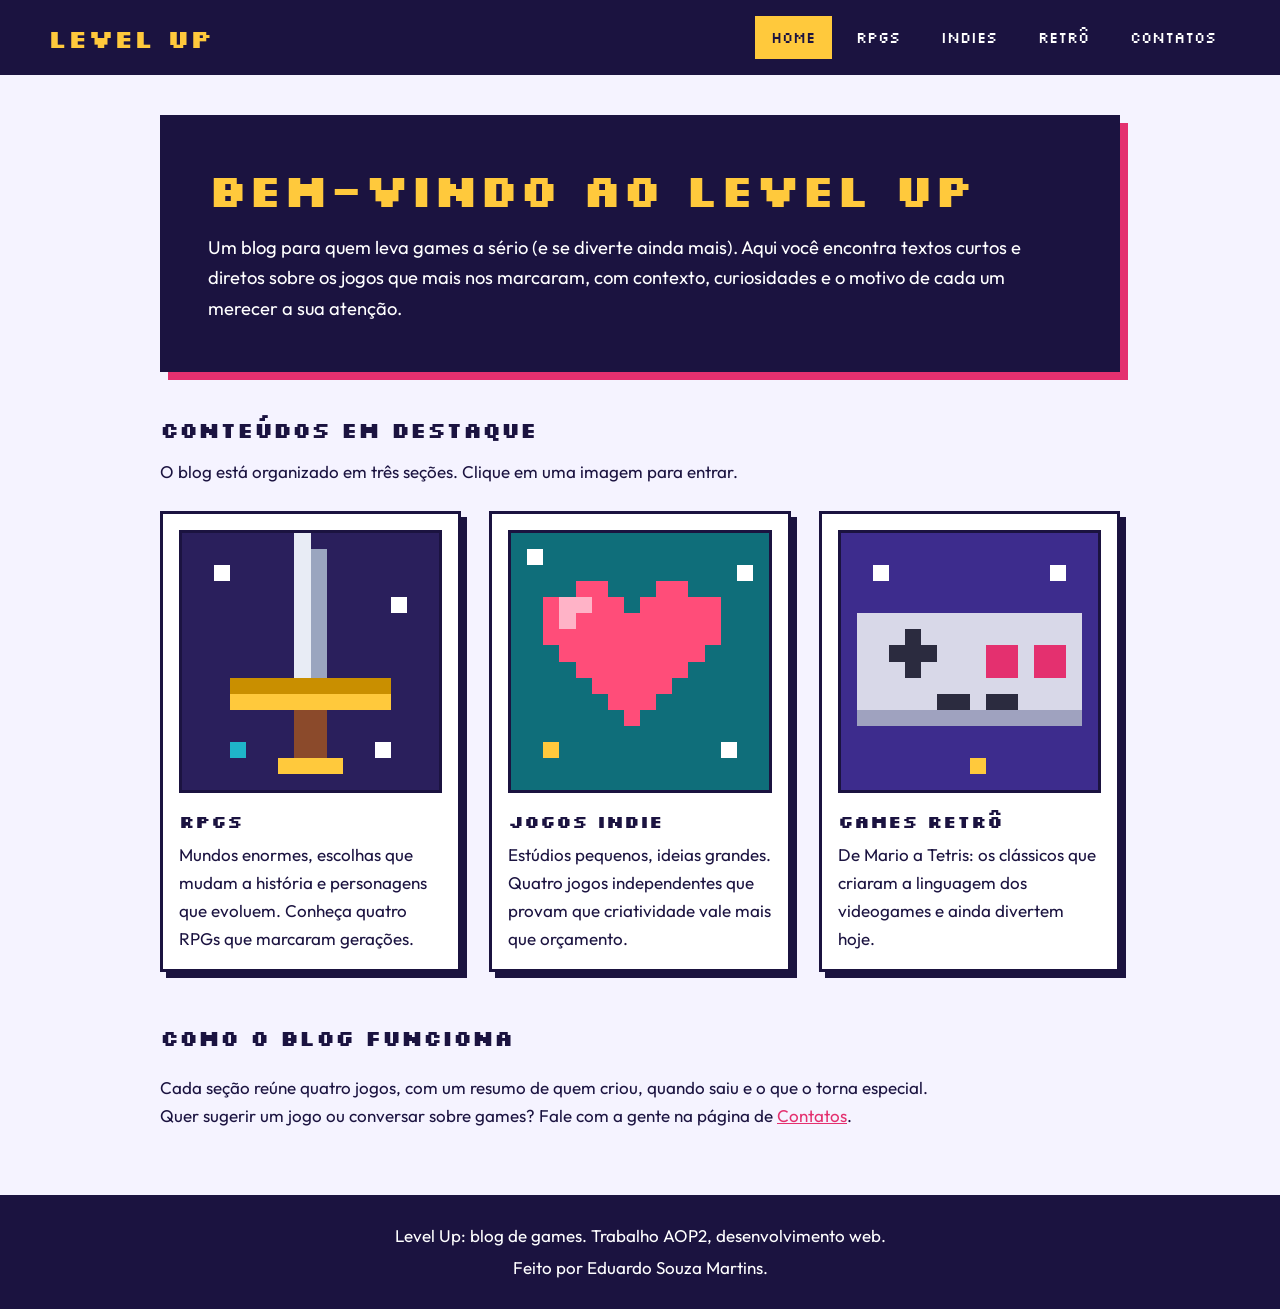
<file: index.html>
<!DOCTYPE html>
<html lang="pt-BR">
<head>
<meta charset="UTF-8">
<meta name="viewport" content="width=device-width, initial-scale=1">
<title>Home | Level Up</title>
<meta name="description" content="Level Up: blog sobre games com análises de RPGs, jogos indie e clássicos retrô.">
<link rel="preconnect" href="https://fonts.googleapis.com">
<link rel="preconnect" href="https://fonts.gstatic.com" crossorigin>
<link href="https://fonts.googleapis.com/css2?family=Outfit:wght@400;600&family=Silkscreen:wght@400;700&display=swap" rel="stylesheet">
<link rel="stylesheet" href="style.css">
</head>
<body>
<header class="topo">
  <a class="logo" href="index.html">Level Up</a>
  <nav aria-label="Menu principal"><ul><li><a href="index.html" aria-current="page">Home</a></li><li><a href="rpg.html">RPGs</a></li><li><a href="indie.html">Indies</a></li><li><a href="retro.html">Retrô</a></li><li><a href="contatos.html">Contatos</a></li></ul></nav>
</header>
<main>
<section class="hero">
  <h1>Bem-vindo ao Level Up</h1>
  <p>Um blog para quem leva games a sério (e se diverte ainda mais). Aqui você encontra textos curtos e diretos sobre os jogos que mais nos marcaram, com contexto, curiosidades e o motivo de cada um merecer a sua atenção.</p>
</section>
<section class="destaques">
  <h2>Conteúdos em destaque</h2>
  <p class="lead">O blog está organizado em três seções. Clique em uma imagem para entrar.</p>
  <div class="grade"><article class="card"><a href="rpg.html"><img src="images/rpg.svg" alt="Espada de pixel art em fundo roxo" width="320" height="320"></a><h3><a href="rpg.html">RPGs</a></h3><p>Mundos enormes, escolhas que mudam a história e personagens que evoluem. Conheça quatro RPGs que marcaram gerações.</p></article><article class="card"><a href="indie.html"><img src="images/indie.svg" alt="Coração de pixel art em fundo verde-azulado" width="320" height="320"></a><h3><a href="indie.html">Jogos Indie</a></h3><p>Estúdios pequenos, ideias grandes. Quatro jogos independentes que provam que criatividade vale mais que orçamento.</p></article><article class="card"><a href="retro.html"><img src="images/retro.svg" alt="Controle de videogame de pixel art em fundo roxo" width="320" height="320"></a><h3><a href="retro.html">Games Retrô</a></h3><p>De Mario a Tetris: os clássicos que criaram a linguagem dos videogames e ainda divertem hoje.</p></article></div>
</section>
<section class="sobre">
  <h2>Como o blog funciona</h2>
  <p>Cada seção reúne quatro jogos, com um resumo de quem criou, quando saiu e o que o torna especial. Quer sugerir um jogo ou conversar sobre games? Fale com a gente na página de <a href="contatos.html">Contatos</a>.</p>
</section>
</main>
<footer class="rodape">
  <p>Level Up: blog de games. Trabalho AOP2, desenvolvimento web.</p>
  <p>Feito por Eduardo Souza Martins.</p>
</footer>
</body>
</html>
</file>
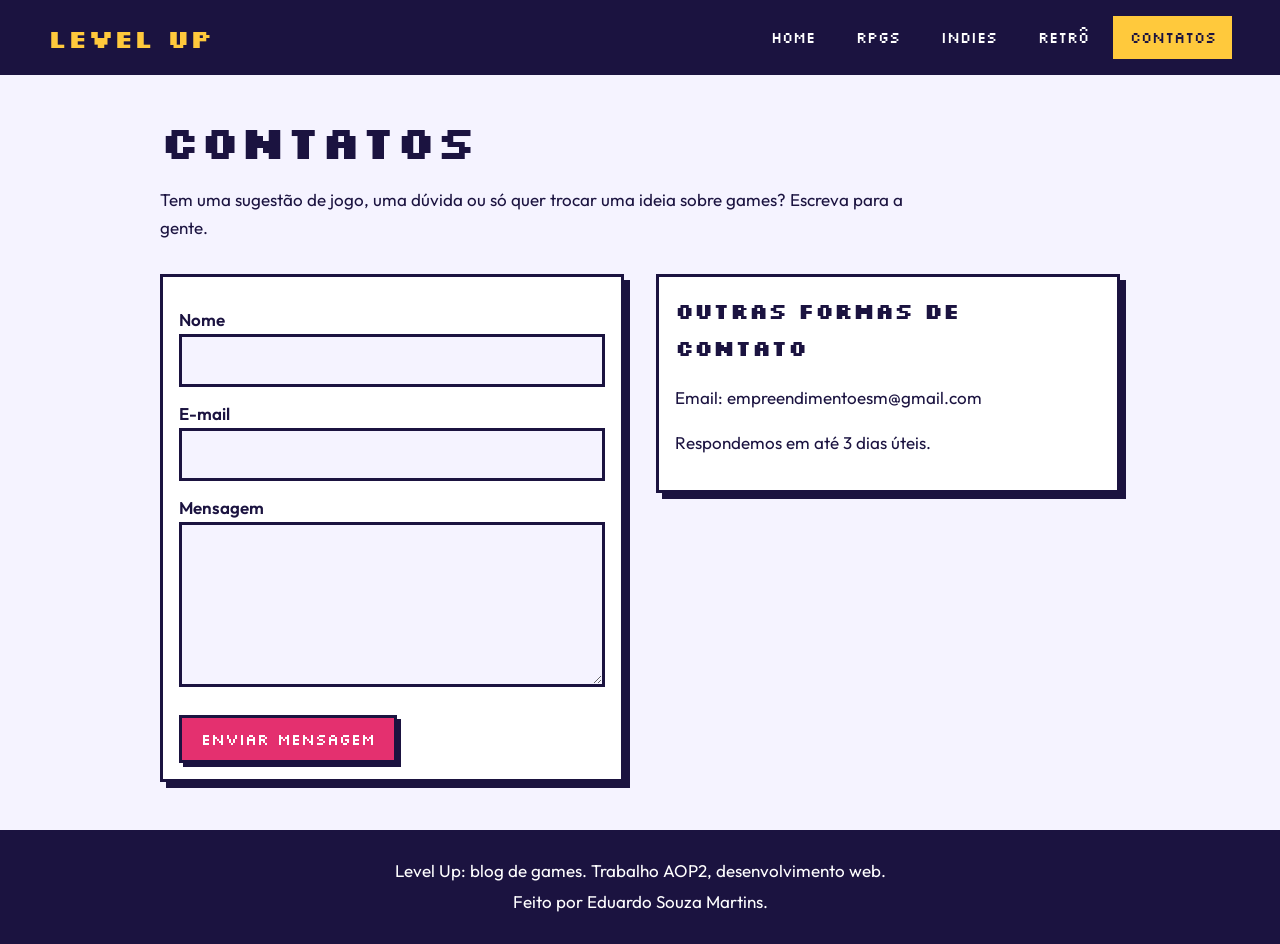
<file: contatos.html>
<!DOCTYPE html>
<html lang="pt-BR">
<head>
<meta charset="UTF-8">
<meta name="viewport" content="width=device-width, initial-scale=1">
<title>Contatos | Level Up</title>
<meta name="description" content="Level Up: blog sobre games com análises de RPGs, jogos indie e clássicos retrô.">
<link rel="preconnect" href="https://fonts.googleapis.com">
<link rel="preconnect" href="https://fonts.gstatic.com" crossorigin>
<link href="https://fonts.googleapis.com/css2?family=Outfit:wght@400;600&family=Silkscreen:wght@400;700&display=swap" rel="stylesheet">
<link rel="stylesheet" href="style.css">
</head>
<body>
<header class="topo">
  <a class="logo" href="index.html">Level Up</a>
  <nav aria-label="Menu principal"><ul><li><a href="index.html">Home</a></li><li><a href="rpg.html">RPGs</a></li><li><a href="indie.html">Indies</a></li><li><a href="retro.html">Retrô</a></li><li><a href="contatos.html" aria-current="page">Contatos</a></li></ul></nav>
</header>
<main>
<section class="intro"><h1>Contatos</h1>
<p>Tem uma sugestão de jogo, uma dúvida ou só quer trocar uma ideia sobre games? Escreva para a gente.</p></section>
<section class="contato">
  <form id="form" class="caixa">
    <label for="nome">Nome</label>
    <input id="nome" name="nome" type="text" required>
    <label for="email">E-mail</label>
    <input id="email" name="email" type="email" required>
    <label for="msg">Mensagem</label>
    <textarea id="msg" name="msg" rows="5" required></textarea>
    <button type="submit">Enviar mensagem</button>
    <p id="ok" role="status" hidden>Mensagem recebida! Obrigado pelo contato.</p>
  </form>
  <aside class="caixa">
    <h2>Outras formas de contato</h2>
    <p>Email: empreendimentoesm@gmail.com</p>
    <p>Respondemos em até 3 dias úteis.</p>
  </aside>
</section>
<script>
document.getElementById('form').addEventListener('submit',function(e){e.preventDefault();this.reset();document.getElementById('ok').hidden=false;});
</script>
</main>
<footer class="rodape">
  <p>Level Up: blog de games. Trabalho AOP2, desenvolvimento web.</p>
  <p>Feito por Eduardo Souza Martins.</p>
</footer>
</body>
</html>
</file>
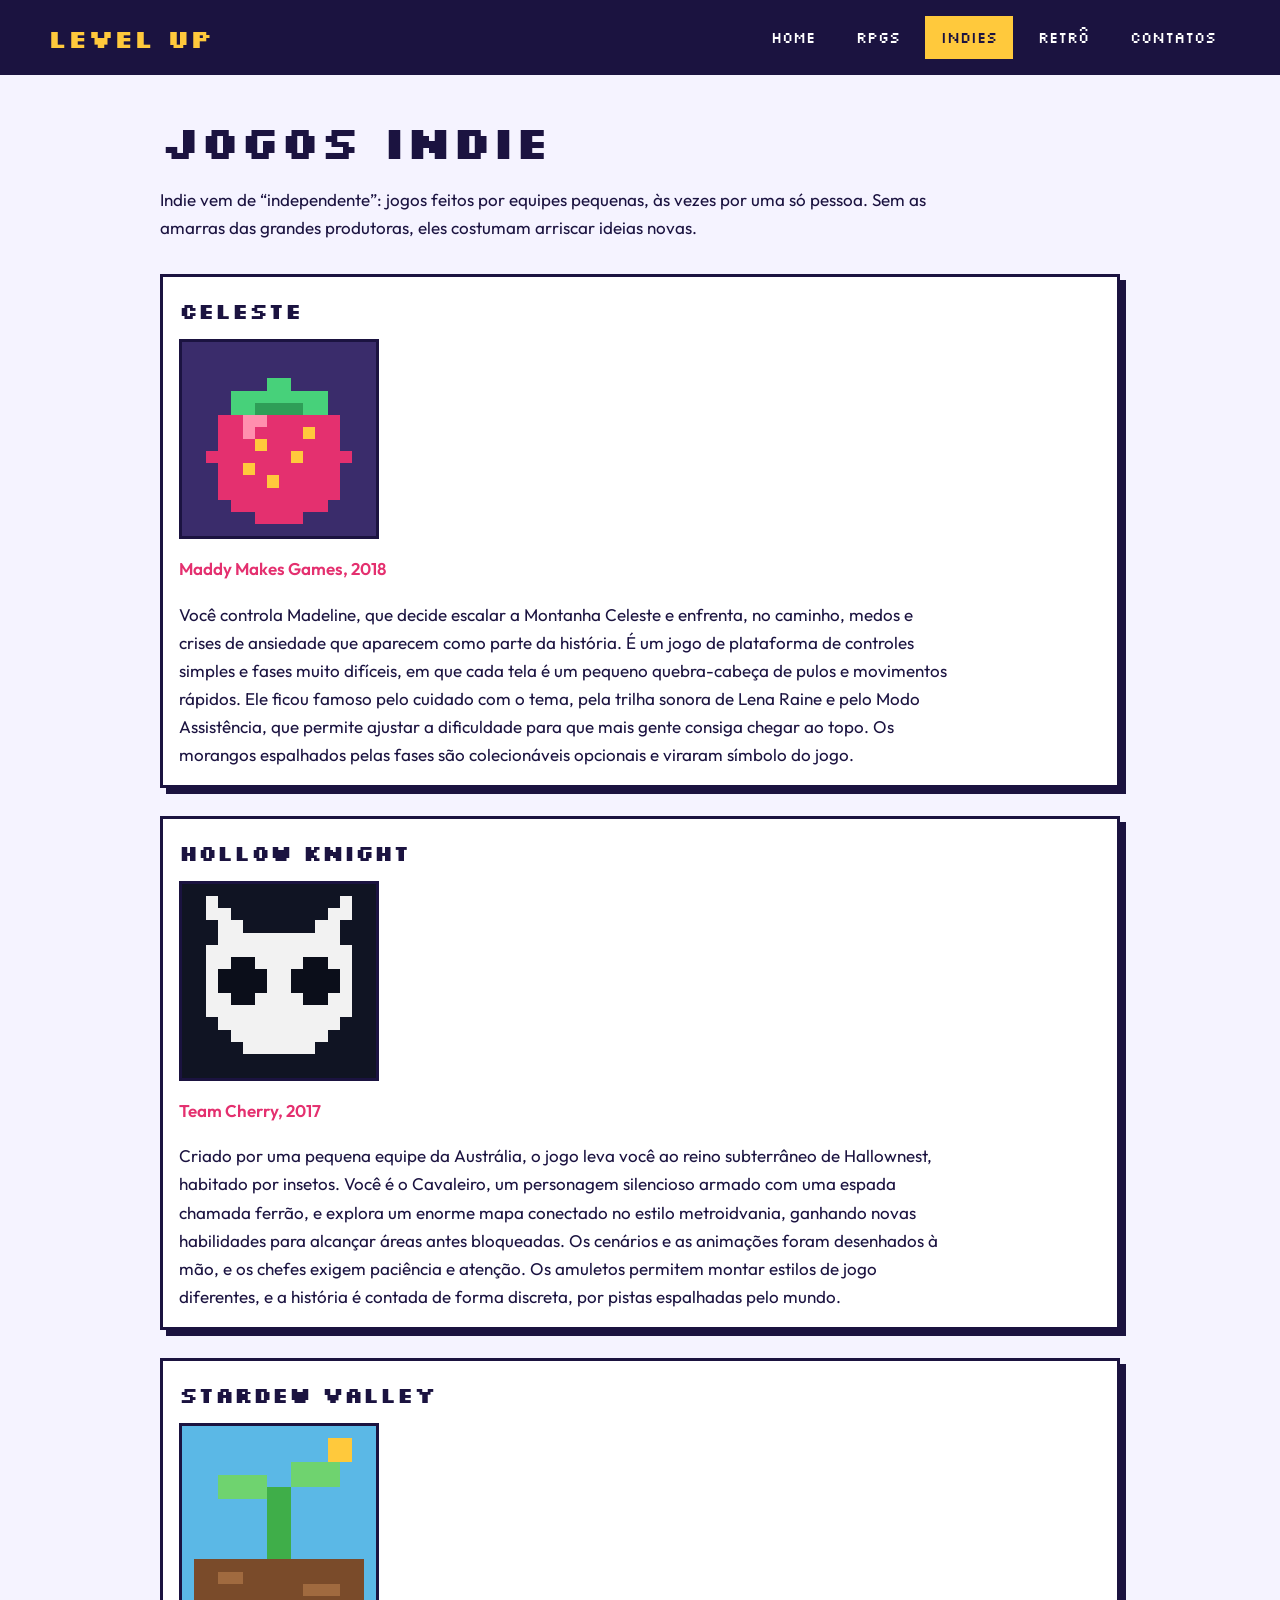
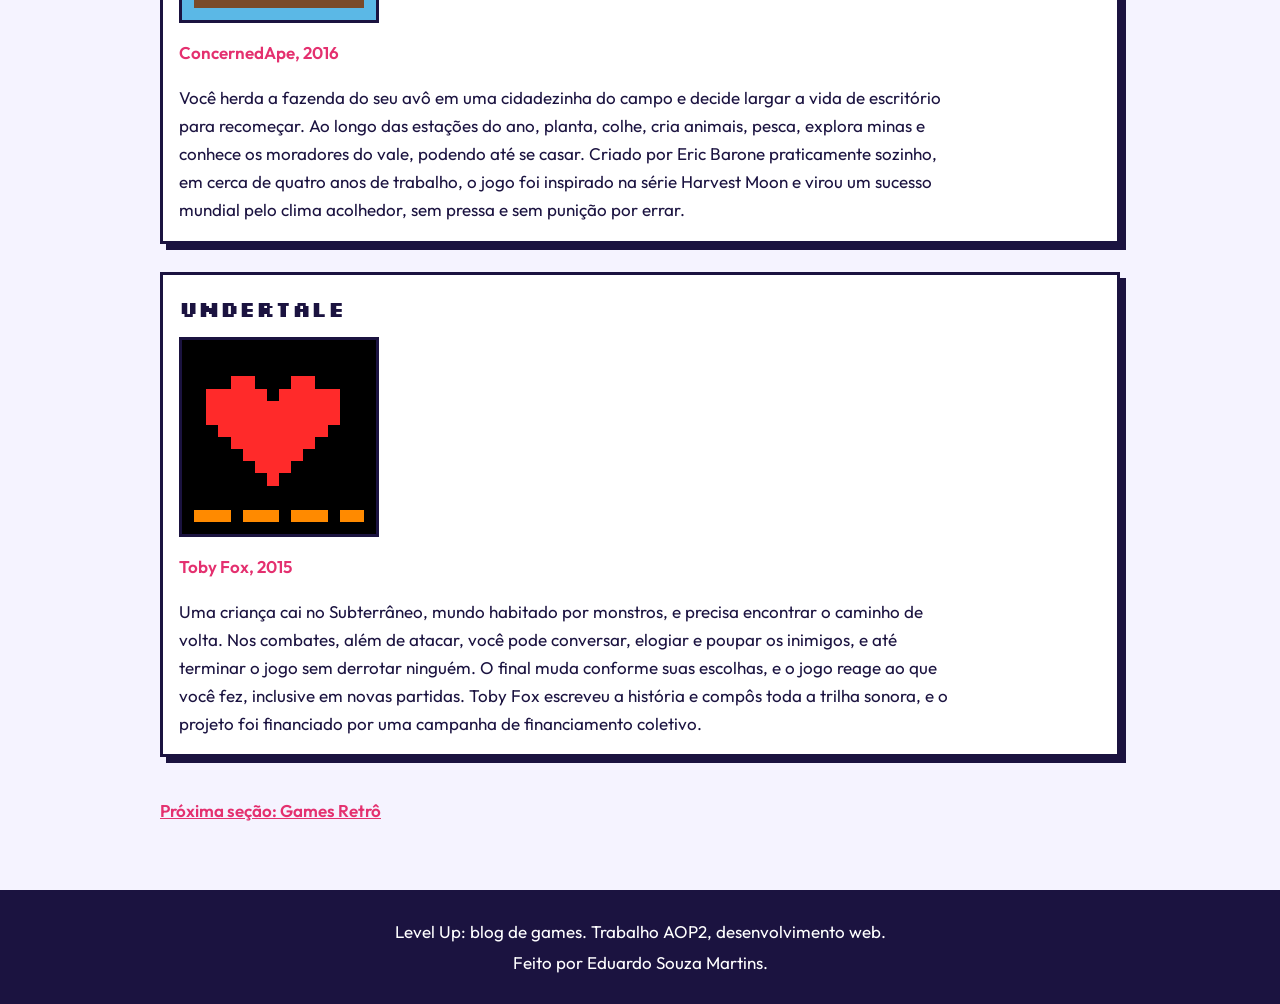
<file: indie.html>
<!DOCTYPE html>
<html lang="pt-BR">
<head>
<meta charset="UTF-8">
<meta name="viewport" content="width=device-width, initial-scale=1">
<title>Jogos Indie | Level Up</title>
<meta name="description" content="Level Up: blog sobre games com análises de RPGs, jogos indie e clássicos retrô.">
<link rel="preconnect" href="https://fonts.googleapis.com">
<link rel="preconnect" href="https://fonts.gstatic.com" crossorigin>
<link href="https://fonts.googleapis.com/css2?family=Outfit:wght@400;600&family=Silkscreen:wght@400;700&display=swap" rel="stylesheet">
<link rel="stylesheet" href="style.css">
</head>
<body>
<header class="topo">
  <a class="logo" href="index.html">Level Up</a>
  <nav aria-label="Menu principal"><ul><li><a href="index.html">Home</a></li><li><a href="rpg.html">RPGs</a></li><li><a href="indie.html" aria-current="page">Indies</a></li><li><a href="retro.html">Retrô</a></li><li><a href="contatos.html">Contatos</a></li></ul></nav>
</header>
<main>
<section class="intro"><h1>Jogos Indie</h1><p>Indie vem de “independente”: jogos feitos por equipes pequenas, às vezes por uma só pessoa. Sem as amarras das grandes produtoras, eles costumam arriscar ideias novas.</p></section>
<section class="jogo"><h2>Celeste</h2><figure><img src="images/celeste.svg" alt="Morango vermelho com folhas verdes em pixel art" width="200" height="200"></figure><p class="ficha">Maddy Makes Games, 2018</p><p>Você controla Madeline, que decide escalar a Montanha Celeste e enfrenta, no caminho, medos e crises de ansiedade que aparecem como parte da história. É um jogo de plataforma de controles simples e fases muito difíceis, em que cada tela é um pequeno quebra-cabeça de pulos e movimentos rápidos. Ele ficou famoso pelo cuidado com o tema, pela trilha sonora de Lena Raine e pelo Modo Assistência, que permite ajustar a dificuldade para que mais gente consiga chegar ao topo. Os morangos espalhados pelas fases são colecionáveis opcionais e viraram símbolo do jogo.</p></section><section class="jogo"><h2>Hollow Knight</h2><figure><img src="images/hollowknight.svg" alt="Máscara branca com chifres e olhos pretos em pixel art" width="200" height="200"></figure><p class="ficha">Team Cherry, 2017</p><p>Criado por uma pequena equipe da Austrália, o jogo leva você ao reino subterrâneo de Hallownest, habitado por insetos. Você é o Cavaleiro, um personagem silencioso armado com uma espada chamada ferrão, e explora um enorme mapa conectado no estilo metroidvania, ganhando novas habilidades para alcançar áreas antes bloqueadas. Os cenários e as animações foram desenhados à mão, e os chefes exigem paciência e atenção. Os amuletos permitem montar estilos de jogo diferentes, e a história é contada de forma discreta, por pistas espalhadas pelo mundo.</p></section><section class="jogo"><h2>Stardew Valley</h2><figure><img src="images/stardew.svg" alt="Broto verde plantado na terra em pixel art" width="200" height="200"></figure><p class="ficha">ConcernedApe, 2016</p><p>Você herda a fazenda do seu avô em uma cidadezinha do campo e decide largar a vida de escritório para recomeçar. Ao longo das estações do ano, planta, colhe, cria animais, pesca, explora minas e conhece os moradores do vale, podendo até se casar. Criado por Eric Barone praticamente sozinho, em cerca de quatro anos de trabalho, o jogo foi inspirado na série Harvest Moon e virou um sucesso mundial pelo clima acolhedor, sem pressa e sem punição por errar.</p></section><section class="jogo"><h2>Undertale</h2><figure><img src="images/undertale.svg" alt="Coração vermelho sobre fundo preto em pixel art" width="200" height="200"></figure><p class="ficha">Toby Fox, 2015</p><p>Uma criança cai no Subterrâneo, mundo habitado por monstros, e precisa encontrar o caminho de volta. Nos combates, além de atacar, você pode conversar, elogiar e poupar os inimigos, e até terminar o jogo sem derrotar ninguém. O final muda conforme suas escolhas, e o jogo reage ao que você fez, inclusive em novas partidas. Toby Fox escreveu a história e compôs toda a trilha sonora, e o projeto foi financiado por uma campanha de financiamento coletivo.</p></section>
<p class="proximo"><a href="retro.html">Próxima seção: Games Retrô</a></p>
</main>
<footer class="rodape">
  <p>Level Up: blog de games. Trabalho AOP2, desenvolvimento web.</p>
  <p>Feito por Eduardo Souza Martins.</p>
</footer>
</body>
</html>
</file>
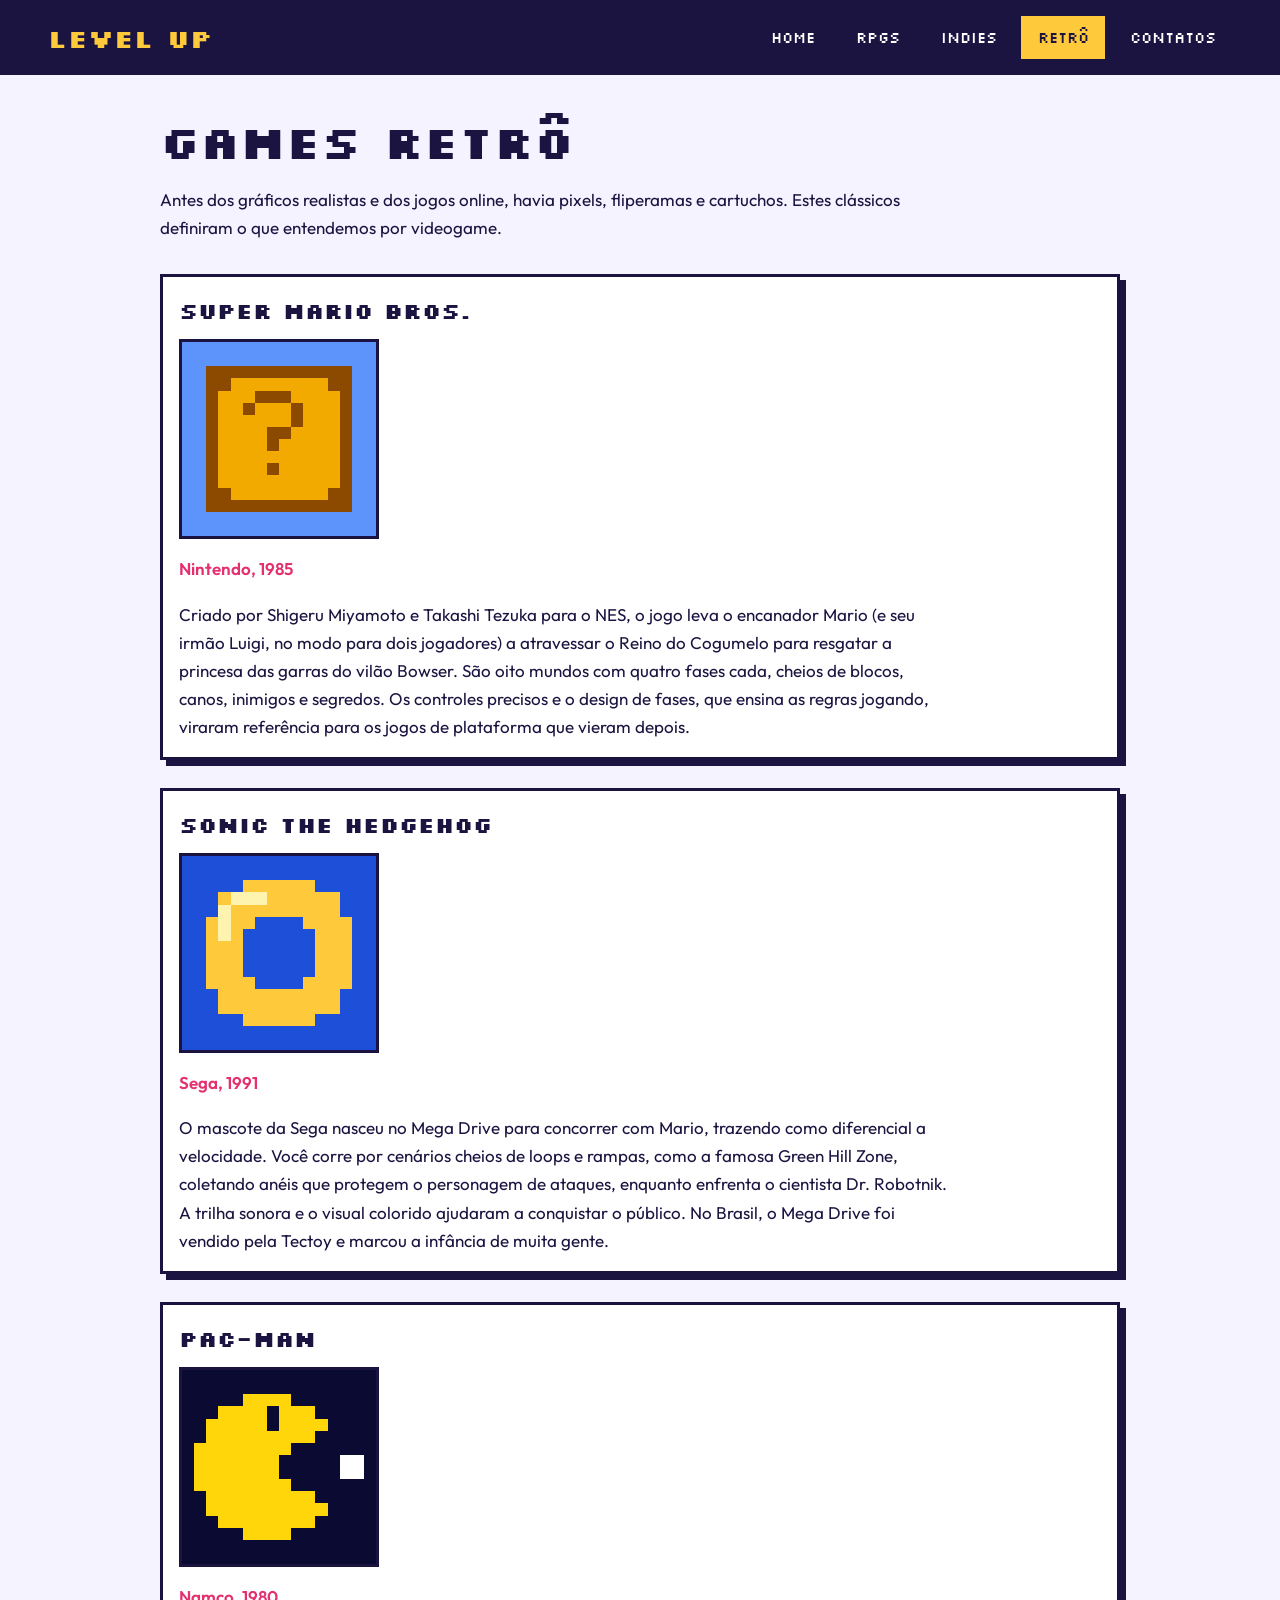
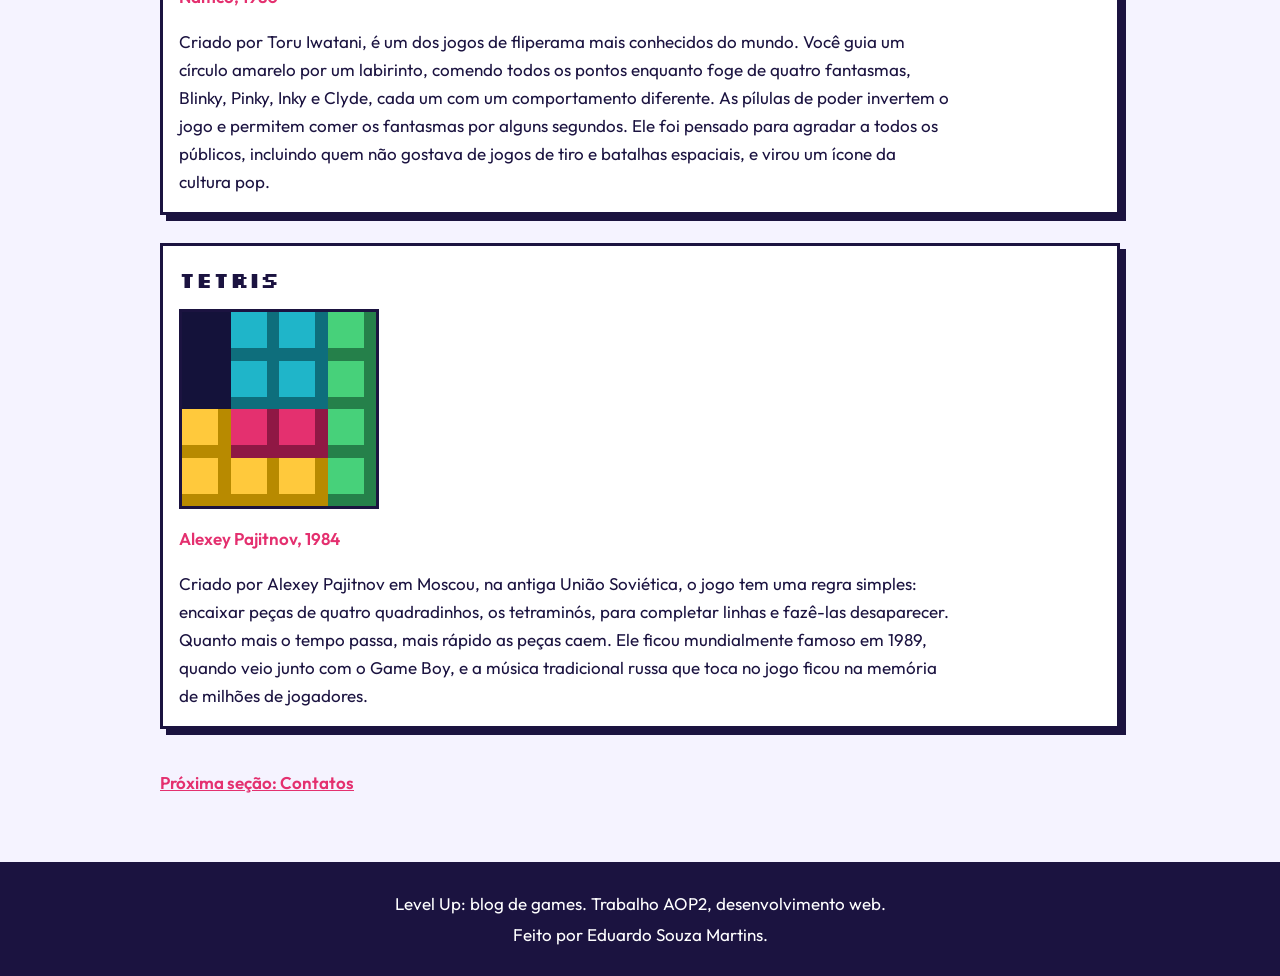
<file: retro.html>
<!DOCTYPE html>
<html lang="pt-BR">
<head>
<meta charset="UTF-8">
<meta name="viewport" content="width=device-width, initial-scale=1">
<title>Games Retrô | Level Up</title>
<meta name="description" content="Level Up: blog sobre games com análises de RPGs, jogos indie e clássicos retrô.">
<link rel="preconnect" href="https://fonts.googleapis.com">
<link rel="preconnect" href="https://fonts.gstatic.com" crossorigin>
<link href="https://fonts.googleapis.com/css2?family=Outfit:wght@400;600&family=Silkscreen:wght@400;700&display=swap" rel="stylesheet">
<link rel="stylesheet" href="style.css">
</head>
<body>
<header class="topo">
  <a class="logo" href="index.html">Level Up</a>
  <nav aria-label="Menu principal"><ul><li><a href="index.html">Home</a></li><li><a href="rpg.html">RPGs</a></li><li><a href="indie.html">Indies</a></li><li><a href="retro.html" aria-current="page">Retrô</a></li><li><a href="contatos.html">Contatos</a></li></ul></nav>
</header>
<main>
<section class="intro"><h1>Games Retrô</h1><p>Antes dos gráficos realistas e dos jogos online, havia pixels, fliperamas e cartuchos. Estes clássicos definiram o que entendemos por videogame.</p></section>
<section class="jogo"><h2>Super Mario Bros.</h2><figure><img src="images/mario.svg" alt="Bloco amarelo com ponto de interrogação em pixel art" width="200" height="200"></figure><p class="ficha">Nintendo, 1985</p><p>Criado por Shigeru Miyamoto e Takashi Tezuka para o NES, o jogo leva o encanador Mario (e seu irmão Luigi, no modo para dois jogadores) a atravessar o Reino do Cogumelo para resgatar a princesa das garras do vilão Bowser. São oito mundos com quatro fases cada, cheios de blocos, canos, inimigos e segredos. Os controles precisos e o design de fases, que ensina as regras jogando, viraram referência para os jogos de plataforma que vieram depois.</p></section><section class="jogo"><h2>Sonic the Hedgehog</h2><figure><img src="images/sonic.svg" alt="Anel dourado sobre fundo azul em pixel art" width="200" height="200"></figure><p class="ficha">Sega, 1991</p><p>O mascote da Sega nasceu no Mega Drive para concorrer com Mario, trazendo como diferencial a velocidade. Você corre por cenários cheios de loops e rampas, como a famosa Green Hill Zone, coletando anéis que protegem o personagem de ataques, enquanto enfrenta o cientista Dr. Robotnik. A trilha sonora e o visual colorido ajudaram a conquistar o público. No Brasil, o Mega Drive foi vendido pela Tectoy e marcou a infância de muita gente.</p></section><section class="jogo"><h2>Pac-Man</h2><figure><img src="images/pacman.svg" alt="Pac-Man amarelo com pontos em fundo escuro, em pixel art" width="200" height="200"></figure><p class="ficha">Namco, 1980</p><p>Criado por Toru Iwatani, é um dos jogos de fliperama mais conhecidos do mundo. Você guia um círculo amarelo por um labirinto, comendo todos os pontos enquanto foge de quatro fantasmas, Blinky, Pinky, Inky e Clyde, cada um com um comportamento diferente. As pílulas de poder invertem o jogo e permitem comer os fantasmas por alguns segundos. Ele foi pensado para agradar a todos os públicos, incluindo quem não gostava de jogos de tiro e batalhas espaciais, e virou um ícone da cultura pop.</p></section><section class="jogo"><h2>Tetris</h2><figure><img src="images/tetris.svg" alt="Blocos coloridos empilhados no estilo Tetris em pixel art" width="200" height="200"></figure><p class="ficha">Alexey Pajitnov, 1984</p><p>Criado por Alexey Pajitnov em Moscou, na antiga União Soviética, o jogo tem uma regra simples: encaixar peças de quatro quadradinhos, os tetraminós, para completar linhas e fazê-las desaparecer. Quanto mais o tempo passa, mais rápido as peças caem. Ele ficou mundialmente famoso em 1989, quando veio junto com o Game Boy, e a música tradicional russa que toca no jogo ficou na memória de milhões de jogadores.</p></section>
<p class="proximo"><a href="contatos.html">Próxima seção: Contatos</a></p>
</main>
<footer class="rodape">
  <p>Level Up: blog de games. Trabalho AOP2, desenvolvimento web.</p>
  <p>Feito por Eduardo Souza Martins.</p>
</footer>
</body>
</html>
</file>
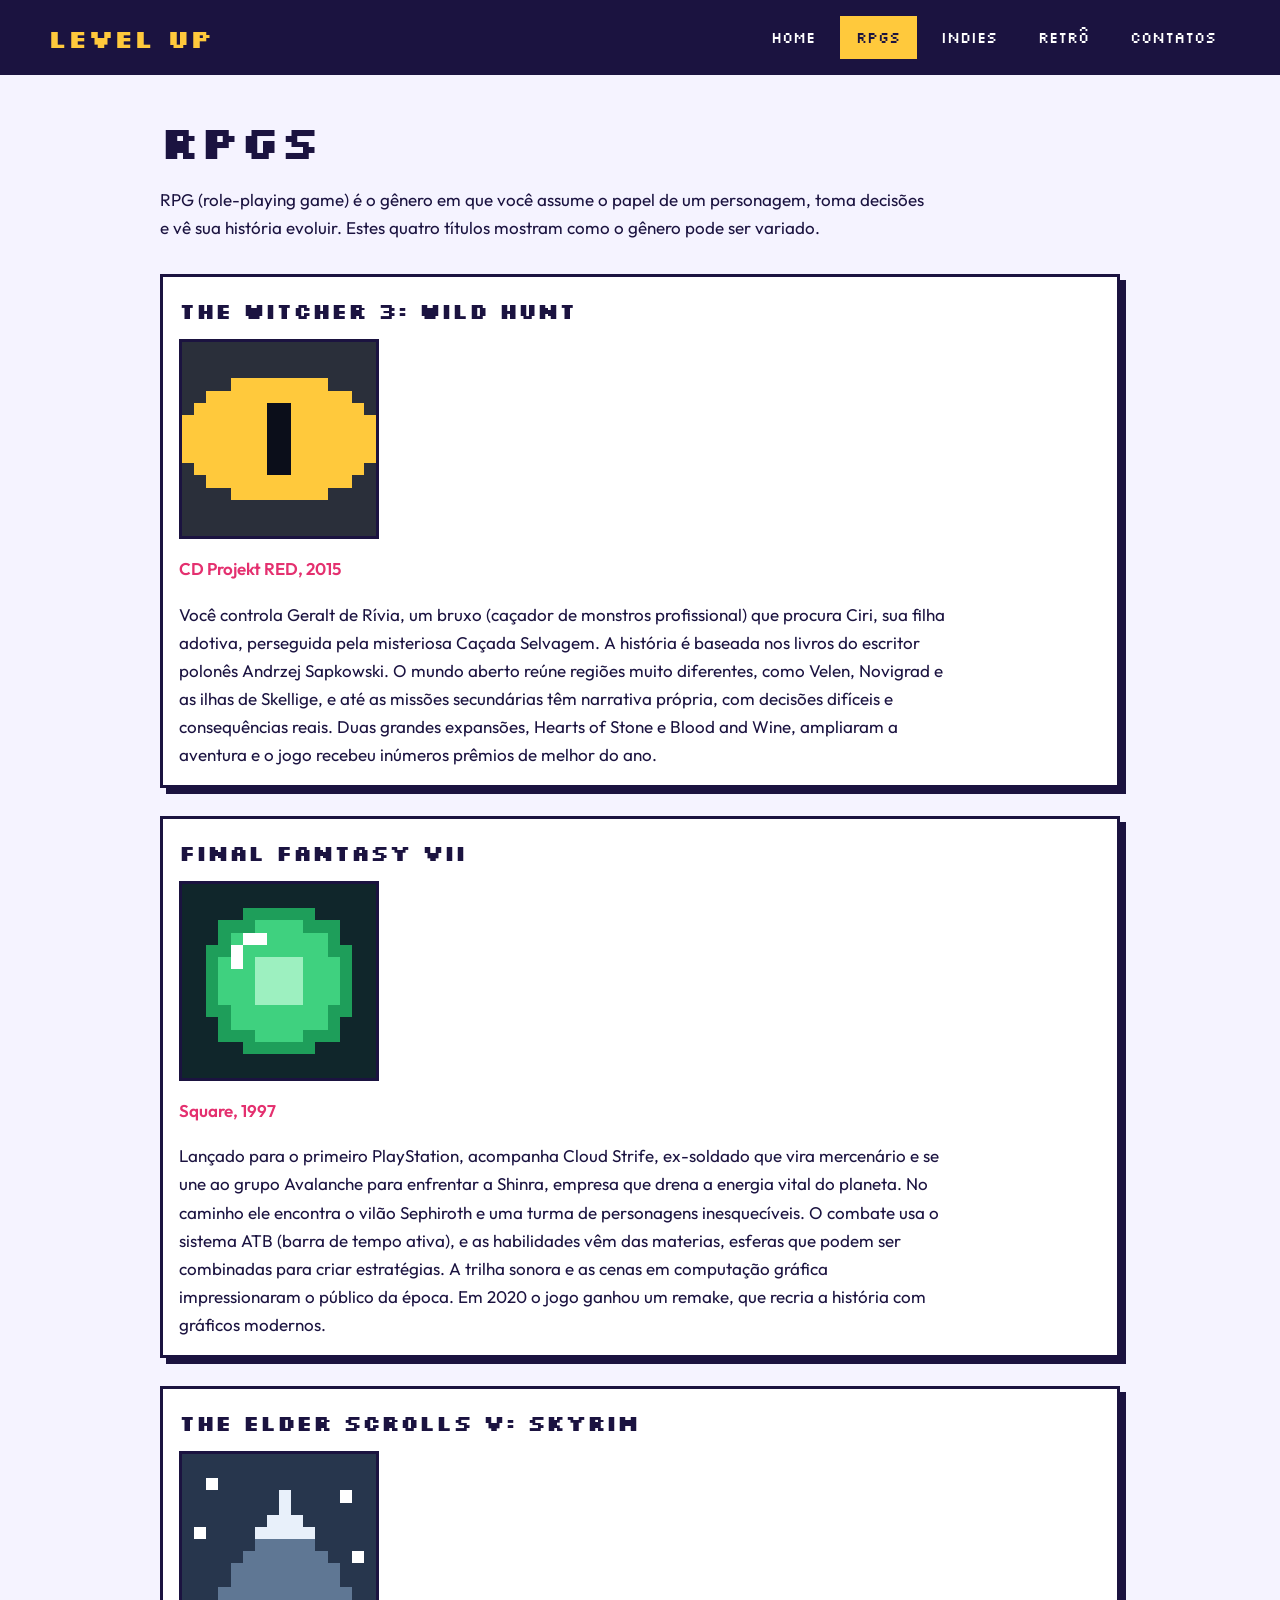
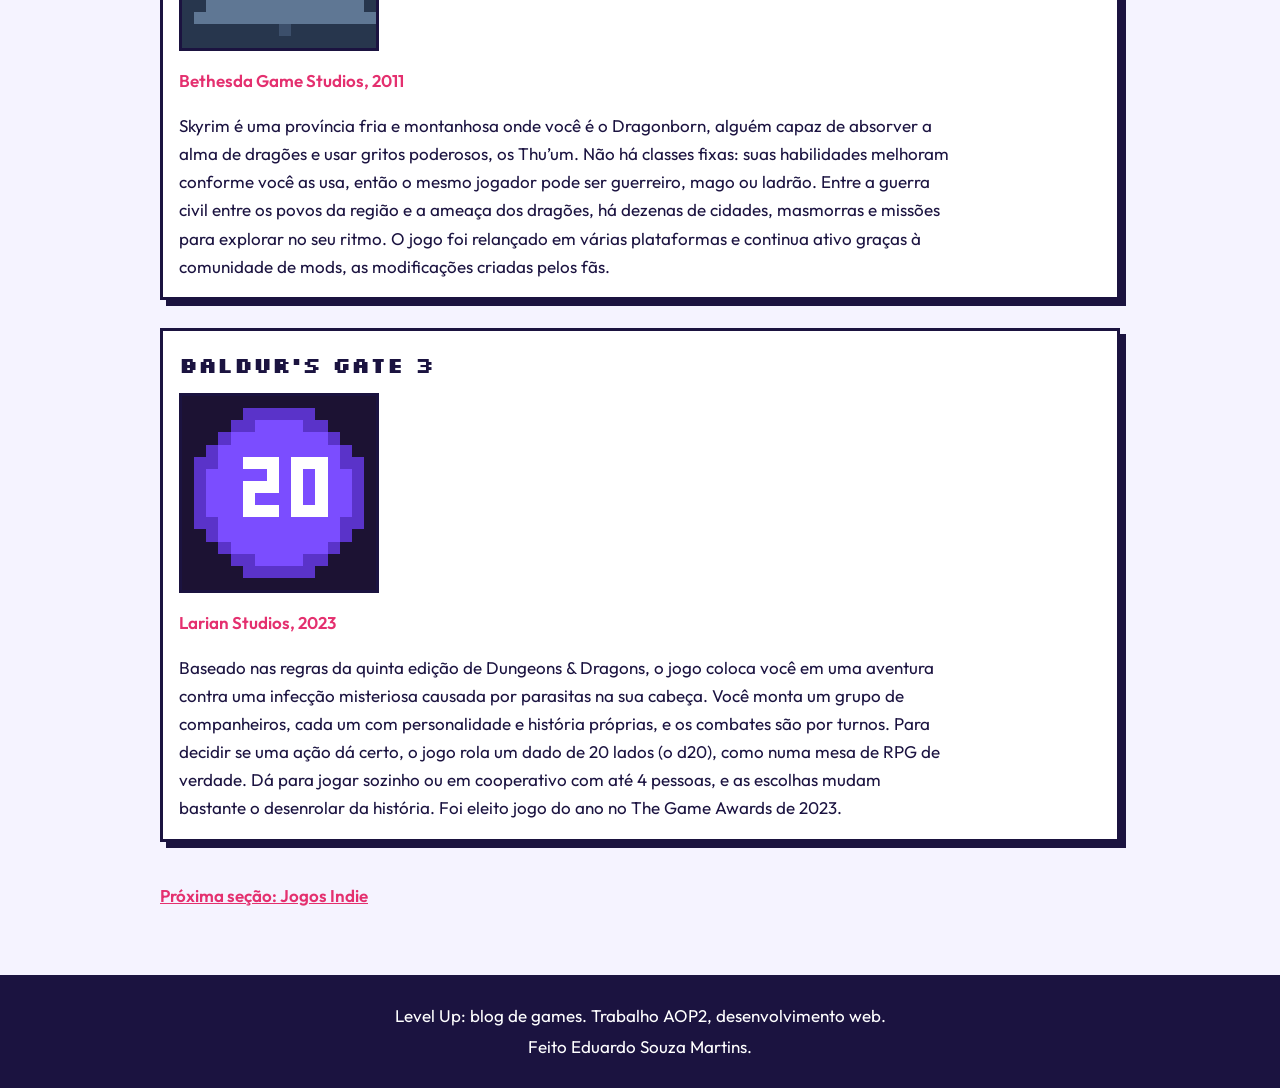
<file: rpg.html>
<!DOCTYPE html>
<html lang="pt-BR">
<head>
<meta charset="UTF-8">
<meta name="viewport" content="width=device-width, initial-scale=1">
<title>RPGs | Level Up</title>
<meta name="description" content="Level Up: blog sobre games com análises de RPGs, jogos indie e clássicos retrô.">
<link rel="preconnect" href="https://fonts.googleapis.com">
<link rel="preconnect" href="https://fonts.gstatic.com" crossorigin>
<link href="https://fonts.googleapis.com/css2?family=Outfit:wght@400;600&family=Silkscreen:wght@400;700&display=swap" rel="stylesheet">
<link rel="stylesheet" href="style.css">
</head>
<body>
<header class="topo">
  <a class="logo" href="index.html">Level Up</a>
  <nav aria-label="Menu principal"><ul><li><a href="index.html">Home</a></li><li><a href="rpg.html" aria-current="page">RPGs</a></li><li><a href="indie.html">Indies</a></li><li><a href="retro.html">Retrô</a></li><li><a href="contatos.html">Contatos</a></li></ul></nav>
</header>
<main>
<section class="intro"><h1>RPGs</h1><p>RPG (role-playing game) é o gênero em que você assume o papel de um personagem, toma decisões e vê sua história evoluir. Estes quatro títulos mostram como o gênero pode ser variado.</p></section>
<section class="jogo"><h2>The Witcher 3: Wild Hunt</h2><figure><img src="images/witcher3.svg" alt="Olho amarelo de pupila vertical, símbolo dos bruxos, em pixel art" width="200" height="200"></figure><p class="ficha">CD Projekt RED, 2015</p><p>Você controla Geralt de Rívia, um bruxo (caçador de monstros profissional) que procura Ciri, sua filha adotiva, perseguida pela misteriosa Caçada Selvagem. A história é baseada nos livros do escritor polonês Andrzej Sapkowski. O mundo aberto reúne regiões muito diferentes, como Velen, Novigrad e as ilhas de Skellige, e até as missões secundárias têm narrativa própria, com decisões difíceis e consequências reais. Duas grandes expansões, Hearts of Stone e Blood and Wine, ampliaram a aventura e o jogo recebeu inúmeros prêmios de melhor do ano.</p></section><section class="jogo"><h2>Final Fantasy VII</h2><figure><img src="images/ff7.svg" alt="Esfera verde brilhante em pixel art, inspirada nas materias do jogo" width="200" height="200"></figure><p class="ficha">Square, 1997</p><p>Lançado para o primeiro PlayStation, acompanha Cloud Strife, ex-soldado que vira mercenário e se une ao grupo Avalanche para enfrentar a Shinra, empresa que drena a energia vital do planeta. No caminho ele encontra o vilão Sephiroth e uma turma de personagens inesquecíveis. O combate usa o sistema ATB (barra de tempo ativa), e as habilidades vêm das materias, esferas que podem ser combinadas para criar estratégias. A trilha sonora e as cenas em computação gráfica impressionaram o público da época. Em 2020 o jogo ganhou um remake, que recria a história com gráficos modernos.</p></section><section class="jogo"><h2>The Elder Scrolls V: Skyrim</h2><figure><img src="images/skyrim.svg" alt="Montanha com topo nevado em pixel art" width="200" height="200"></figure><p class="ficha">Bethesda Game Studios, 2011</p><p>Skyrim é uma província fria e montanhosa onde você é o Dragonborn, alguém capaz de absorver a alma de dragões e usar gritos poderosos, os Thu’um. Não há classes fixas: suas habilidades melhoram conforme você as usa, então o mesmo jogador pode ser guerreiro, mago ou ladrão. Entre a guerra civil entre os povos da região e a ameaça dos dragões, há dezenas de cidades, masmorras e missões para explorar no seu ritmo. O jogo foi relançado em várias plataformas e continua ativo graças à comunidade de mods, as modificações criadas pelos fãs.</p></section><section class="jogo"><h2>Baldur's Gate 3</h2><figure><img src="images/bg3.svg" alt="Dado de 20 lados com o número 20 em pixel art" width="200" height="200"></figure><p class="ficha">Larian Studios, 2023</p><p>Baseado nas regras da quinta edição de Dungeons & Dragons, o jogo coloca você em uma aventura contra uma infecção misteriosa causada por parasitas na sua cabeça. Você monta um grupo de companheiros, cada um com personalidade e história próprias, e os combates são por turnos. Para decidir se uma ação dá certo, o jogo rola um dado de 20 lados (o d20), como numa mesa de RPG de verdade. Dá para jogar sozinho ou em cooperativo com até 4 pessoas, e as escolhas mudam bastante o desenrolar da história. Foi eleito jogo do ano no The Game Awards de 2023.</p></section>
<p class="proximo"><a href="indie.html">Próxima seção: Jogos Indie</a></p>
</main>
<footer class="rodape">
  <p>Level Up: blog de games. Trabalho AOP2, desenvolvimento web.</p>
  <p>Feito Eduardo Souza Martins.</p>
</footer>
</body>
</html>
</file>
<file: style.css>
:root{--ink:#1B1340;--paper:#F5F3FF;--mag:#E4306F;--cy:#1FB5C9;--sun:#FFC93C;--line:#D9D3F5}
*{box-sizing:border-box}
body{margin:0;font-family:"Outfit",system-ui,sans-serif;font-size:1.0625rem;line-height:1.65;color:var(--ink);background:var(--paper)}
h1,h2,h3,.logo,nav a,button{font-family:"Silkscreen","Courier New",monospace}
h1{font-size:clamp(1.8rem,5vw,2.9rem);line-height:1.15;margin:0 0 1rem}
h2{font-size:1.4rem;margin:0 0 .6rem}
h3{font-size:1.1rem;margin:.9rem 0 .3rem}
a{color:var(--mag)}
a:focus-visible,button:focus-visible,input:focus-visible,textarea:focus-visible{outline:3px solid var(--cy);outline-offset:3px}
.topo{background:var(--ink);display:flex;flex-wrap:wrap;align-items:center;justify-content:space-between;gap:1rem;padding:1rem clamp(1rem,5vw,3rem)}
.logo{color:var(--sun);font-size:1.6rem;font-weight:700;text-decoration:none}
nav ul{list-style:none;display:flex;flex-wrap:wrap;gap:.5rem;margin:0;padding:0}
nav a{display:block;padding:.45rem .9rem;color:#fff;text-decoration:none;font-size:.95rem;border:2px solid transparent}
nav a:hover{border-color:var(--cy)}
nav a[aria-current="page"]{background:var(--sun);color:var(--ink)}
main{max-width:1000px;margin:0 auto;padding:2.5rem 1.25rem 3rem}
main p{max-width:70ch}
.hero{background:var(--ink);color:#fff;padding:clamp(1.5rem,5vw,3rem);margin-bottom:2.5rem;box-shadow:8px 8px 0 var(--mag)}
.hero h1{color:var(--sun)}
.hero p{margin:0;font-size:1.15rem}
.lead{margin-top:0}
.grade{display:grid;grid-template-columns:repeat(auto-fit,minmax(250px,1fr));gap:1.75rem;margin-top:1.5rem}
.card,.caixa,.jogo{background:#fff;border:3px solid var(--ink);box-shadow:6px 6px 0 var(--ink);padding:1rem}
.card img{display:block;width:100%;height:auto;image-rendering:pixelated;border:3px solid var(--ink)}
.card h3 a{color:var(--ink);text-decoration:none}
.card h3 a:hover{color:var(--mag)}
.card p{margin:0}
.sobre{margin-top:3rem}
.intro{margin-bottom:2rem}
.jogo{margin-bottom:1.75rem}
.jogo .ficha{margin:0 0 .5rem;color:var(--mag);font-weight:600}
.jogo p:last-child{margin-bottom:0}
.proximo{margin-top:2.5rem;font-weight:600}
.contato{display:grid;grid-template-columns:repeat(auto-fit,minmax(280px,1fr));gap:2rem;align-items:start}
label{display:block;font-weight:600;margin-top:.8rem}
input,textarea{width:100%;font:inherit;padding:.6rem;border:3px solid var(--ink);background:var(--paper)}
button{margin-top:1.2rem;background:var(--mag);color:#fff;border:3px solid var(--ink);padding:.7rem 1.2rem;font-size:1rem;cursor:pointer;box-shadow:4px 4px 0 var(--ink)}
button:hover{background:var(--ink)}
#ok{color:#0b6b3a;font-weight:600}
.rodape{background:var(--ink);color:#fff;text-align:center;padding:1.5rem 1rem}
.rodape p{margin:.2rem 0}
@media (max-width:600px){.topo{justify-content:center}.logo{width:100%;text-align:center}}
.jogo figure{margin:.4rem 0 1rem}
.jogo img{display:block;width:200px;max-width:100%;height:auto;image-rendering:pixelated;border:3px solid var(--ink)}
</file>
